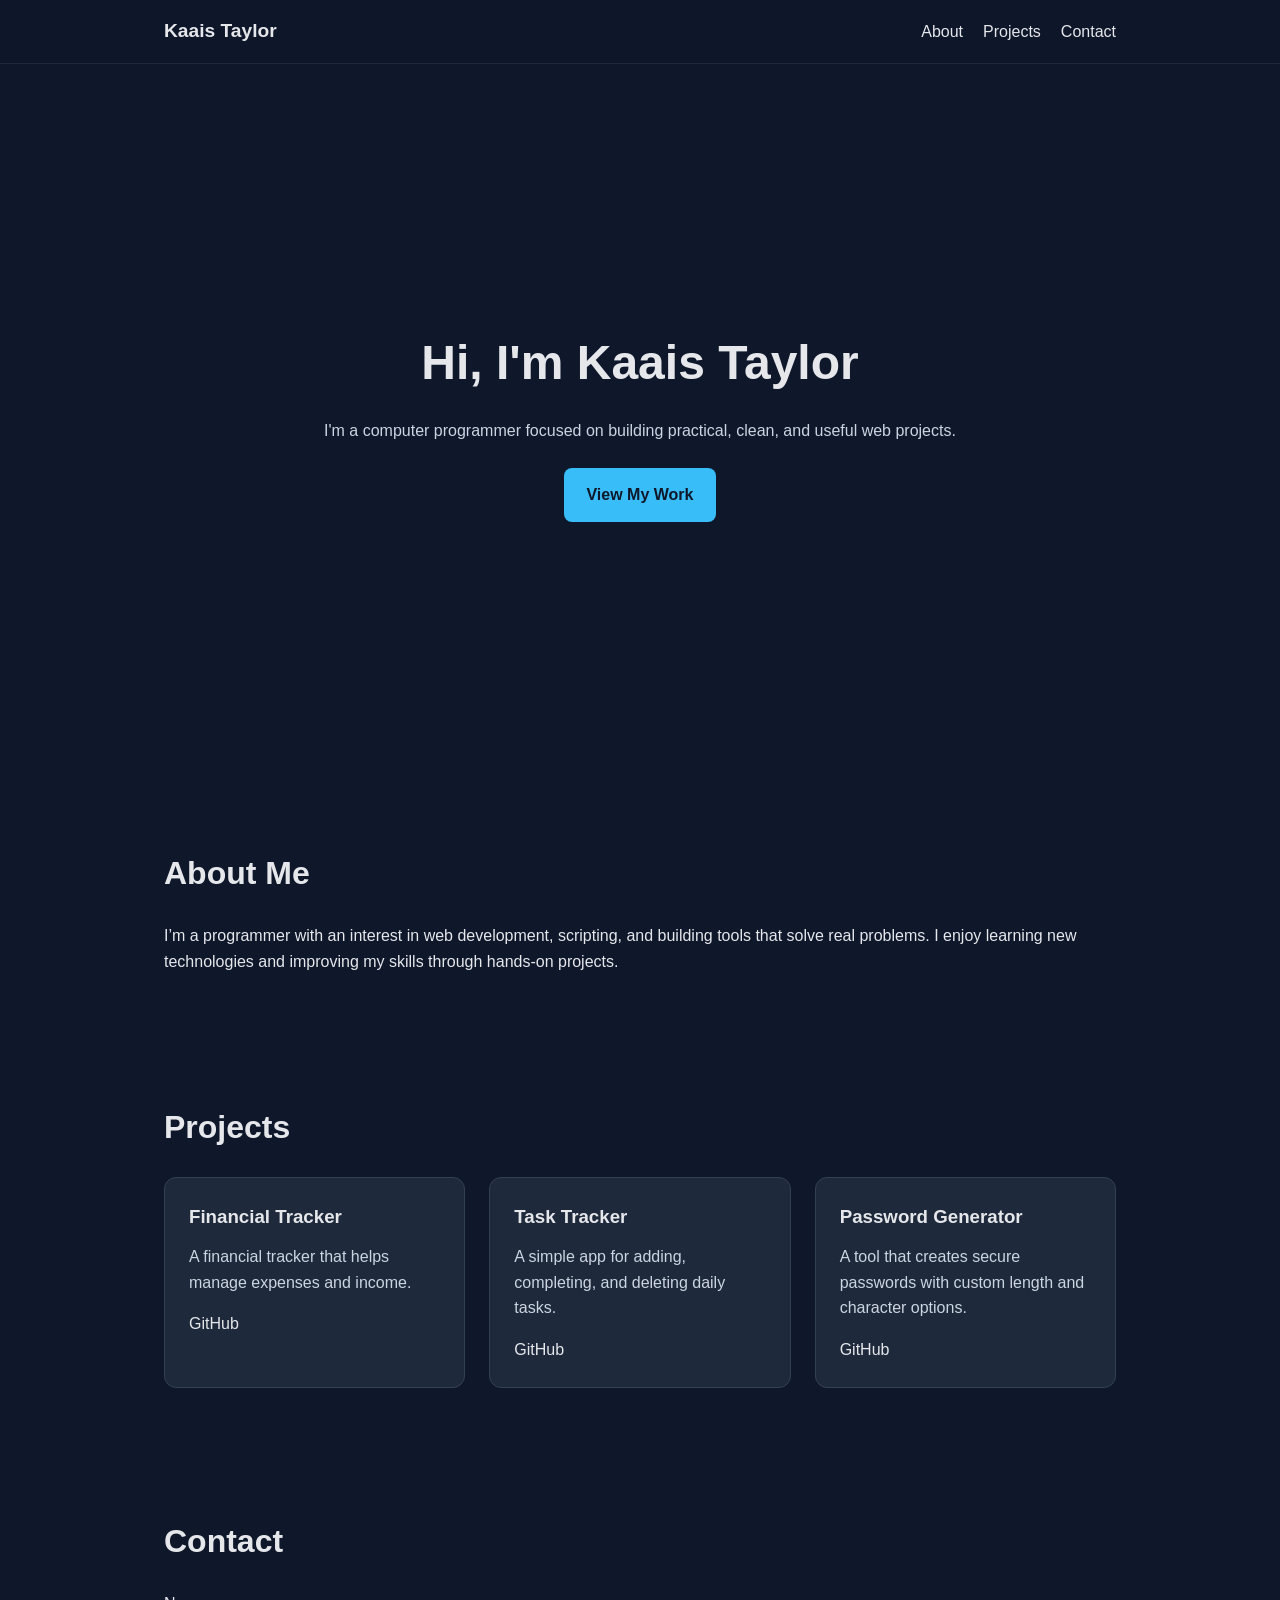
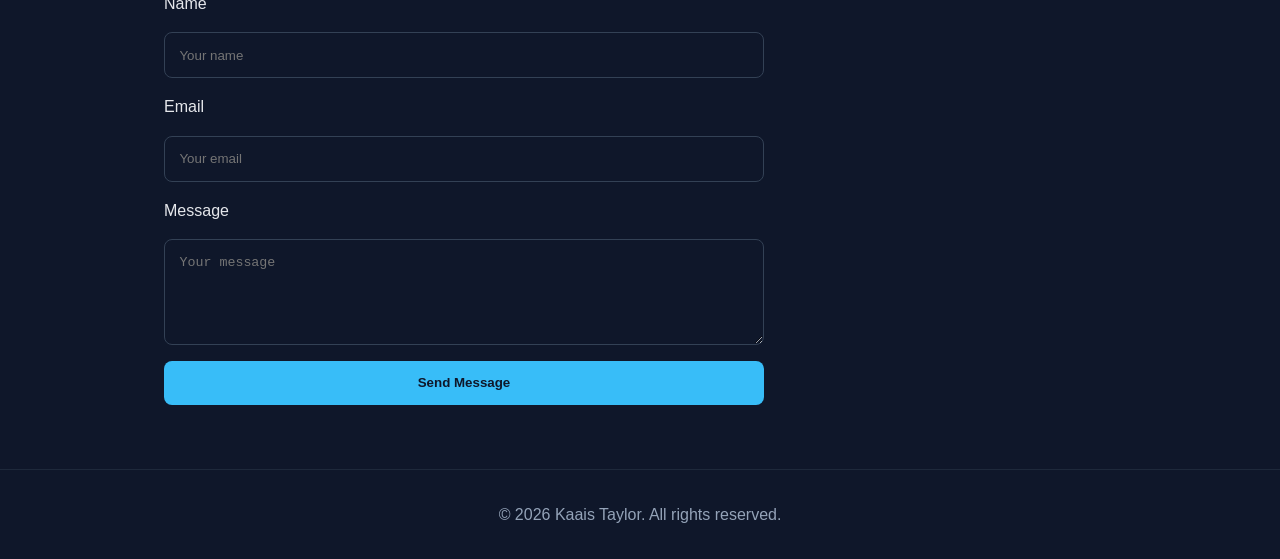
<file: index.html>
<!DOCTYPE html>
<html lang="en">
<head>
  <meta charset="UTF-8" />
  <meta name="viewport" content="width=device-width, initial-scale=1.0" />
  <title>Kaais Taylor | Portfolio</title>
  <link rel="stylesheet" href="style.css" />
</head>
<body>
  <header>
    <nav class="navbar">
      <a href="#home" class="logo">Kaais Taylor</a>
      <ul class="nav-links">
        <li><a href="#about">About</a></li>
        <li><a href="#projects">Projects</a></li>
        <li><a href="#contact">Contact</a></li>
      </ul>
    </nav>
  </header>

  <main>
    <section id="home" class="hero">
      <div class="hero-content">
        <h1>Hi, I'm Kaais Taylor</h1>
        <p>I'm a computer programmer focused on building practical, clean, and useful web projects.</p>
        <a href="#projects" class="btn">View My Work</a>
      </div>
    </section>

    <section id="about" class="section">
      <h2>About Me</h2>
      <p>
        I’m a programmer with an interest in web development, scripting, and building tools that solve real problems.
        I enjoy learning new technologies and improving my skills through hands-on projects.
      </p>
    </section>

    <section id="projects" class="section">
      <h2>Projects</h2>

      <div class="project-grid">
        <article class="project-card">
          <h3>Financial Tracker</h3>
          <p>A financial tracker that helps manage expenses and income.</p>
          <a href="#" target="_blank">GitHub</a>
        </article>

        <article class="project-card">
          <h3>Task Tracker</h3>
          <p>A simple app for adding, completing, and deleting daily tasks.</p>
          <a href="#" target="_blank">GitHub</a>
        </article>

        <article class="project-card">
          <h3>Password Generator</h3>
          <p>A tool that creates secure passwords with custom length and character options.</p>
          <a href="#" target="_blank">GitHub</a>
        </article>
      </div>
    </section>

    <section id="contact" class="section">
      <h2>Contact</h2>
      <form class="contact-form">
        <label for="name">Name</label>
        <input type="text" id="name" name="name" placeholder="Your name" required />

        <label for="email">Email</label>
        <input type="email" id="email" name="email" placeholder="Your email" required />

        <label for="message">Message</label>
        <textarea id="message" name="message" rows="5" placeholder="Your message" required></textarea>

        <button type="submit" class="btn">Send Message</button>
      </form>
    </section>
  </main>

  <footer>
    <p>© 2026 Kaais Taylor. All rights reserved.</p>
  </footer>
</body>
</html>
</file>
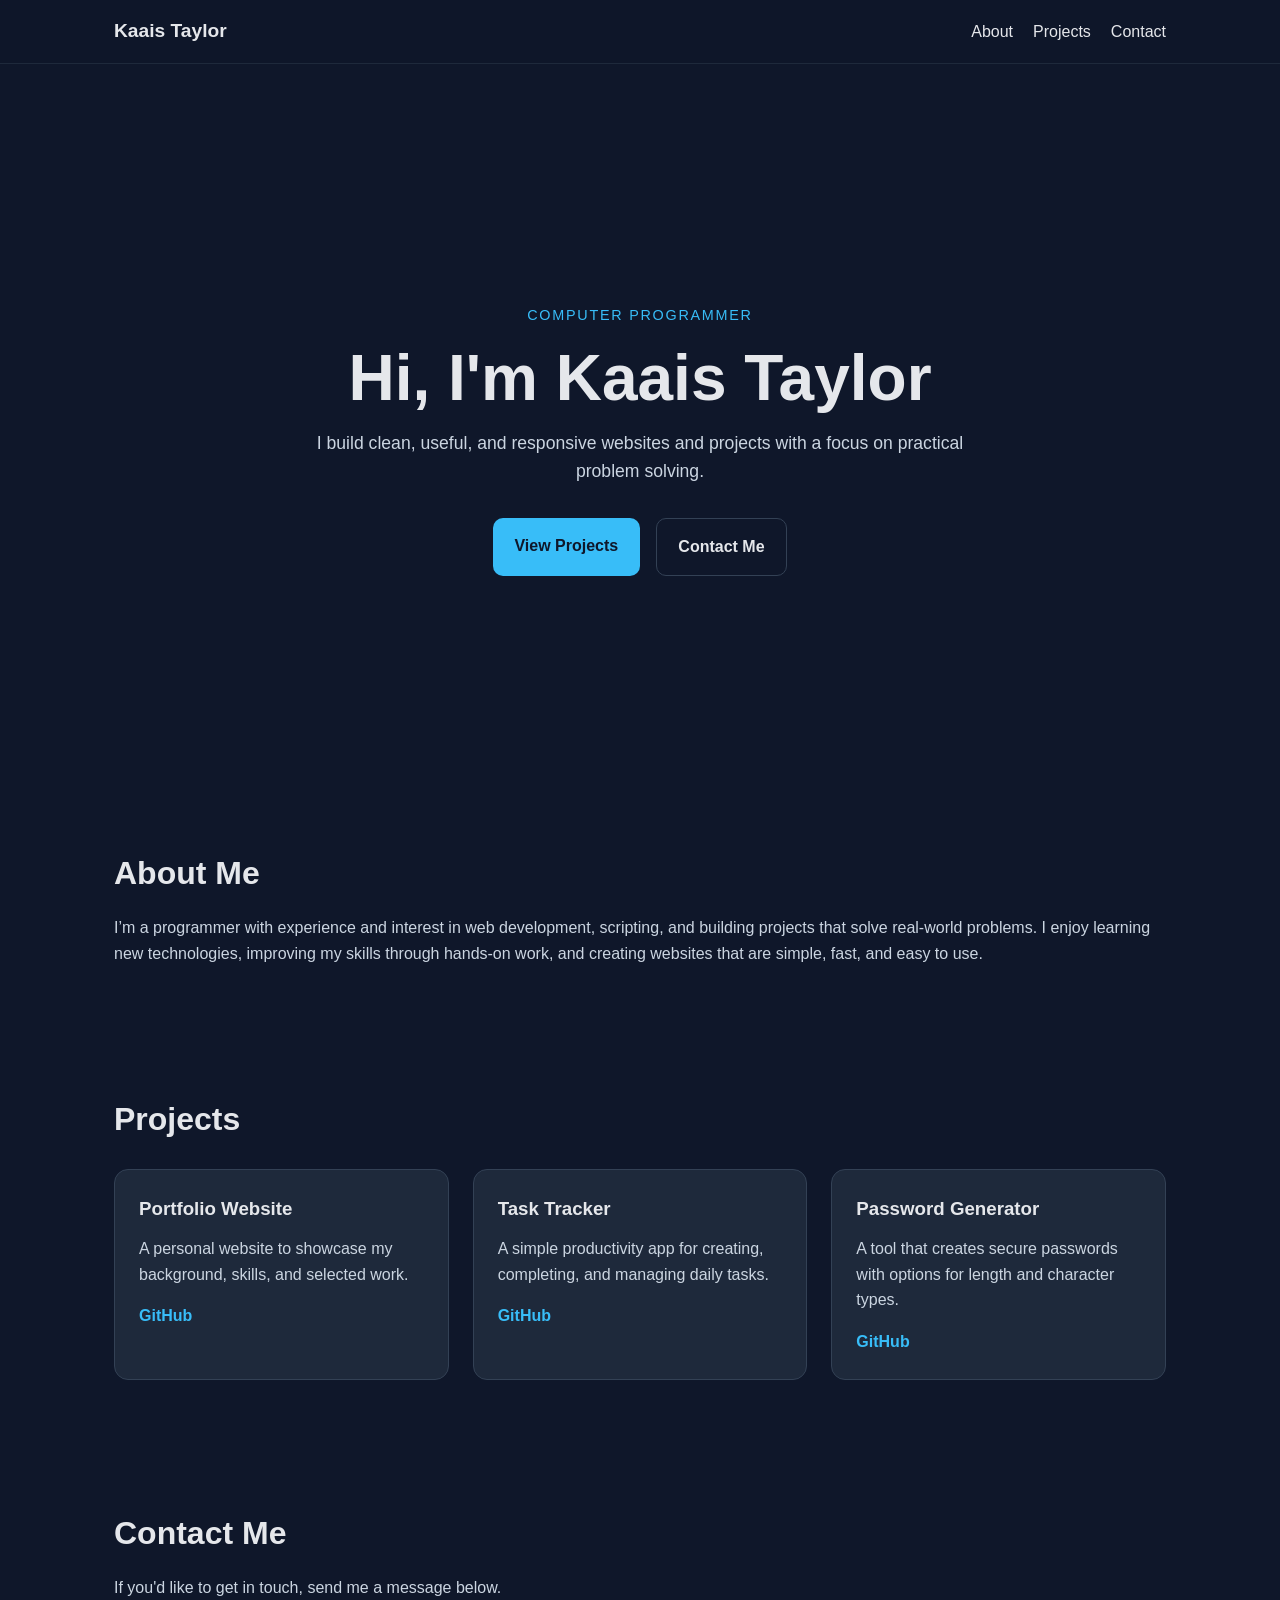
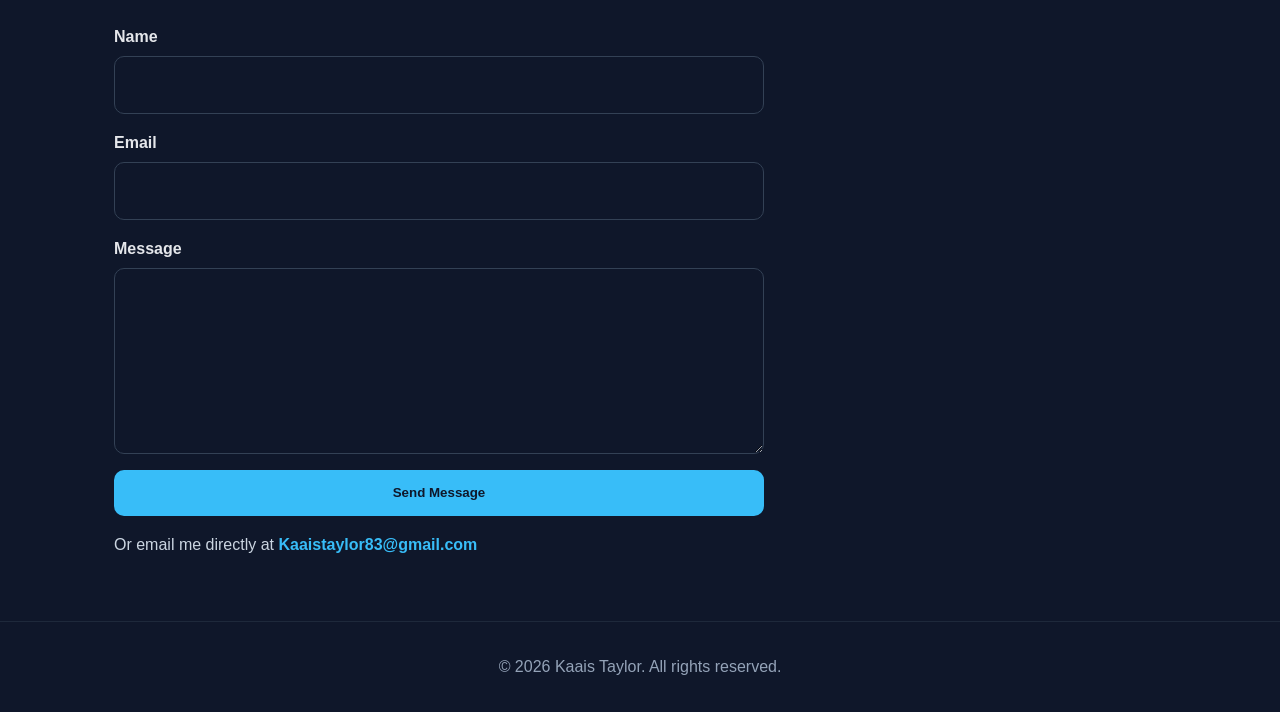
<file: Portfolio/index.html>
<!DOCTYPE html>
<html lang="en">
<head>
  <meta charset="UTF-8" />
  <meta name="viewport" content="width=device-width, initial-scale=1.0" />
  <title>Kaais Taylor | Portfolio</title>
  <link rel="stylesheet" href="style.css" />
</head>
<body>
  <header class="header">
    <nav class="navbar">
      <a href="#home" class="logo">Kaais Taylor</a>
      <ul class="nav-links">
        <li><a href="#about">About</a></li>
        <li><a href="#projects">Projects</a></li>
        <li><a href="#contact">Contact</a></li>
      </ul>
    </nav>
  </header>

  <main>
    <section id="home" class="hero">
      <div class="hero-content">
        <p class="eyebrow">Computer Programmer</p>
        <h1>Hi, I'm Kaais Taylor</h1>
        <p class="hero-text">
          I build clean, useful, and responsive websites and projects with a focus on practical problem solving.
        </p>
        <div class="hero-actions">
          <a href="#projects" class="btn">View Projects</a>
          <a href="#contact" class="btn btn-outline">Contact Me</a>
        </div>
      </div>
    </section>

    <section id="about" class="section">
      <h2>About Me</h2>
      <p>
        I’m a programmer with experience and interest in web development, scripting, and building projects that solve real-world problems.
        I enjoy learning new technologies, improving my skills through hands-on work, and creating websites that are simple, fast, and easy to use.
      </p>
    </section>

    <section id="projects" class="section">
      <h2>Projects</h2>
      <div class="project-grid">
        <article class="project-card">
          <h3>Portfolio Website</h3>
          <p>A personal website to showcase my background, skills, and selected work.</p>
          <a href="#" target="_blank" rel="noopener noreferrer">GitHub</a>
        </article>

        <article class="project-card">
          <h3>Task Tracker</h3>
          <p>A simple productivity app for creating, completing, and managing daily tasks.</p>
          <a href="#" target="_blank" rel="noopener noreferrer">GitHub</a>
        </article>

        <article class="project-card">
          <h3>Password Generator</h3>
          <p>A tool that creates secure passwords with options for length and character types.</p>
          <a href="#" target="_blank" rel="noopener noreferrer">GitHub</a>
        </article>
      </div>
    </section>

    <section id="contact" class="section">
      <h2>Contact Me</h2>
      <p>If you'd like to get in touch, send me a message below.</p>

      <form action="https://formspree.io/f/xvzylwke" method="POST" class="contact-form">
        <div class="form-group">
          <label for="name">Name</label>
          <input type="text" id="name" name="name" required />
        </div>

        <div class="form-group">
          <label for="email">Email</label>
          <input type="email" id="email" name="email" required />
        </div>

        <div class="form-group">
          <label for="message">Message</label>
          <textarea id="message" name="message" rows="6" required></textarea>
        </div>

        <button type="submit" class="btn">Send Message</button>
      </form>

      <p class="direct-contact">
        Or email me directly at
        <a href="mailto:Kaaistaylor83@gmail.com">Kaaistaylor83@gmail.com</a>
      </p>
    </section>
  </main>

  <footer class="footer">
    <p>© 2026 Kaais Taylor. All rights reserved.</p>
  </footer>
</body>
</html>
</file>
<file: style.css>
* {
  box-sizing: border-box;
  margin: 0;
  padding: 0;
}

body {
  font-family: Arial, sans-serif;
  line-height: 1.6;
  color: #e5e7eb;
  background: #0f172a;
}

a {
  color: inherit;
  text-decoration: none;
}

header {
  position: sticky;
  top: 0;
  background: rgba(15, 23, 42, 0.95);
  border-bottom: 1px solid #1e293b;
}

.navbar {
  max-width: 1000px;
  margin: 0 auto;
  padding: 1rem 1.5rem;
  display: flex;
  justify-content: space-between;
  align-items: center;
}

.logo {
  font-weight: bold;
  font-size: 1.2rem;
}

.nav-links {
  list-style: none;
  display: flex;
  gap: 1.25rem;
}

.hero {
  min-height: 80vh;
  display: flex;
  align-items: center;
  justify-content: center;
  text-align: center;
  padding: 2rem;
}

.hero-content h1 {
  font-size: 3rem;
  margin-bottom: 1rem;
}

.hero-content p {
  max-width: 700px;
  margin: 0 auto 1.5rem;
  color: #cbd5e1;
}

.section {
  max-width: 1000px;
  margin: 0 auto;
  padding: 4rem 1.5rem;
}

.section h2 {
  font-size: 2rem;
  margin-bottom: 1.5rem;
}

.project-grid {
  display: grid;
  grid-template-columns: repeat(auto-fit, minmax(240px, 1fr));
  gap: 1.5rem;
}

.project-card {
  background: #1e293b;
  padding: 1.5rem;
  border-radius: 12px;
  border: 1px solid #334155;
}

.project-card h3 {
  margin-bottom: 0.75rem;
}

.project-card p {
  color: #cbd5e1;
  margin-bottom: 1rem;
}

.contact-form {
  display: grid;
  gap: 1rem;
  max-width: 600px;
}

input,
textarea {
  width: 100%;
  padding: 0.9rem;
  border: 1px solid #334155;
  border-radius: 8px;
  background: #0f172a;
  color: #e5e7eb;
}

.btn {
  display: inline-block;
  background: #38bdf8;
  color: #0f172a;
  padding: 0.9rem 1.4rem;
  border: none;
  border-radius: 8px;
  font-weight: bold;
  cursor: pointer;
}

footer {
  text-align: center;
  padding: 2rem 1rem;
  border-top: 1px solid #1e293b;
  color: #94a3b8;
}
</file>
<file: Portfolio/style.css>
* {
  box-sizing: border-box;
  margin: 0;
  padding: 0;
}

html {
  scroll-behavior: smooth;
}

body {
  font-family: Arial, sans-serif;
  line-height: 1.6;
  color: #e5e7eb;
  background: #0f172a;
}

a {
  color: inherit;
  text-decoration: none;
}

.header {
  position: sticky;
  top: 0;
  z-index: 1000;
  background: rgba(15, 23, 42, 0.95);
  border-bottom: 1px solid #1e293b;
  backdrop-filter: blur(8px);
}

.navbar {
  max-width: 1100px;
  margin: 0 auto;
  padding: 1rem 1.5rem;
  display: flex;
  justify-content: space-between;
  align-items: center;
}

.logo {
  font-weight: 700;
  font-size: 1.2rem;
}

.nav-links {
  list-style: none;
  display: flex;
  gap: 1.25rem;
  flex-wrap: wrap;
}

.nav-links a:hover {
  color: #38bdf8;
}

.hero {
  min-height: 80vh;
  display: flex;
  align-items: center;
  justify-content: center;
  text-align: center;
  padding: 4rem 1.5rem 2rem;
}

.hero-content {
  max-width: 800px;
}

.eyebrow {
  color: #38bdf8;
  text-transform: uppercase;
  letter-spacing: 0.12em;
  font-size: 0.9rem;
  margin-bottom: 1rem;
}

.hero h1 {
  font-size: clamp(2.5rem, 5vw, 4.5rem);
  margin-bottom: 1rem;
  line-height: 1.1;
}

.hero-text {
  font-size: 1.1rem;
  color: #cbd5e1;
  max-width: 700px;
  margin: 0 auto 2rem;
}

.hero-actions {
  display: flex;
  gap: 1rem;
  justify-content: center;
  flex-wrap: wrap;
}

.section {
  max-width: 1100px;
  margin: 0 auto;
  padding: 4rem 1.5rem;
}

.section h2 {
  font-size: 2rem;
  margin-bottom: 1rem;
}

.section p {
  color: #cbd5e1;
}

.project-grid {
  display: grid;
  grid-template-columns: repeat(auto-fit, minmax(240px, 1fr));
  gap: 1.5rem;
  margin-top: 1.5rem;
}

.project-card {
  background: #1e293b;
  padding: 1.5rem;
  border-radius: 14px;
  border: 1px solid #334155;
  transition: transform 0.2s ease, border-color 0.2s ease;
}

.project-card:hover {
  transform: translateY(-4px);
  border-color: #38bdf8;
}

.project-card h3 {
  margin-bottom: 0.75rem;
}

.project-card p {
  margin-bottom: 1rem;
}

.project-card a {
  color: #38bdf8;
  font-weight: 700;
}

.contact-form {
  max-width: 650px;
  display: grid;
  gap: 1rem;
  margin-top: 1.5rem;
}

.form-group {
  display: grid;
  gap: 0.4rem;
}

label {
  font-weight: 700;
}

input,
textarea {
  width: 100%;
  padding: 0.95rem 1rem;
  border: 1px solid #334155;
  border-radius: 10px;
  background: #0f172a;
  color: #e5e7eb;
  font: inherit;
}

input:focus,
textarea:focus {
  outline: 2px solid #38bdf8;
  border-color: #38bdf8;
}

.btn {
  display: inline-block;
  background: #38bdf8;
  color: #0f172a;
  padding: 0.95rem 1.35rem;
  border: none;
  border-radius: 10px;
  font-weight: 700;
  cursor: pointer;
  transition: transform 0.2s ease, background 0.2s ease;
}

.btn:hover {
  transform: translateY(-2px);
  background: #7dd3fc;
}

.btn-outline {
  background: transparent;
  color: #e5e7eb;
  border: 1px solid #334155;
}

.btn-outline:hover {
  background: #1e293b;
}

.direct-contact {
  margin-top: 1rem;
}

.direct-contact a {
  color: #38bdf8;
  font-weight: 700;
}

.footer {
  text-align: center;
  padding: 2rem 1rem;
  border-top: 1px solid #1e293b;
  color: #94a3b8;
}

@media (max-width: 640px) {
  .navbar {
    flex-direction: column;
    gap: 0.75rem;
  }

  .hero {
    min-height: auto;
    padding-top: 3rem;
  }

  .hero-actions {
    flex-direction: column;
    align-items: stretch;
  }

  .btn {
    width: 100%;
    text-align: center;
  }
}
</file>
